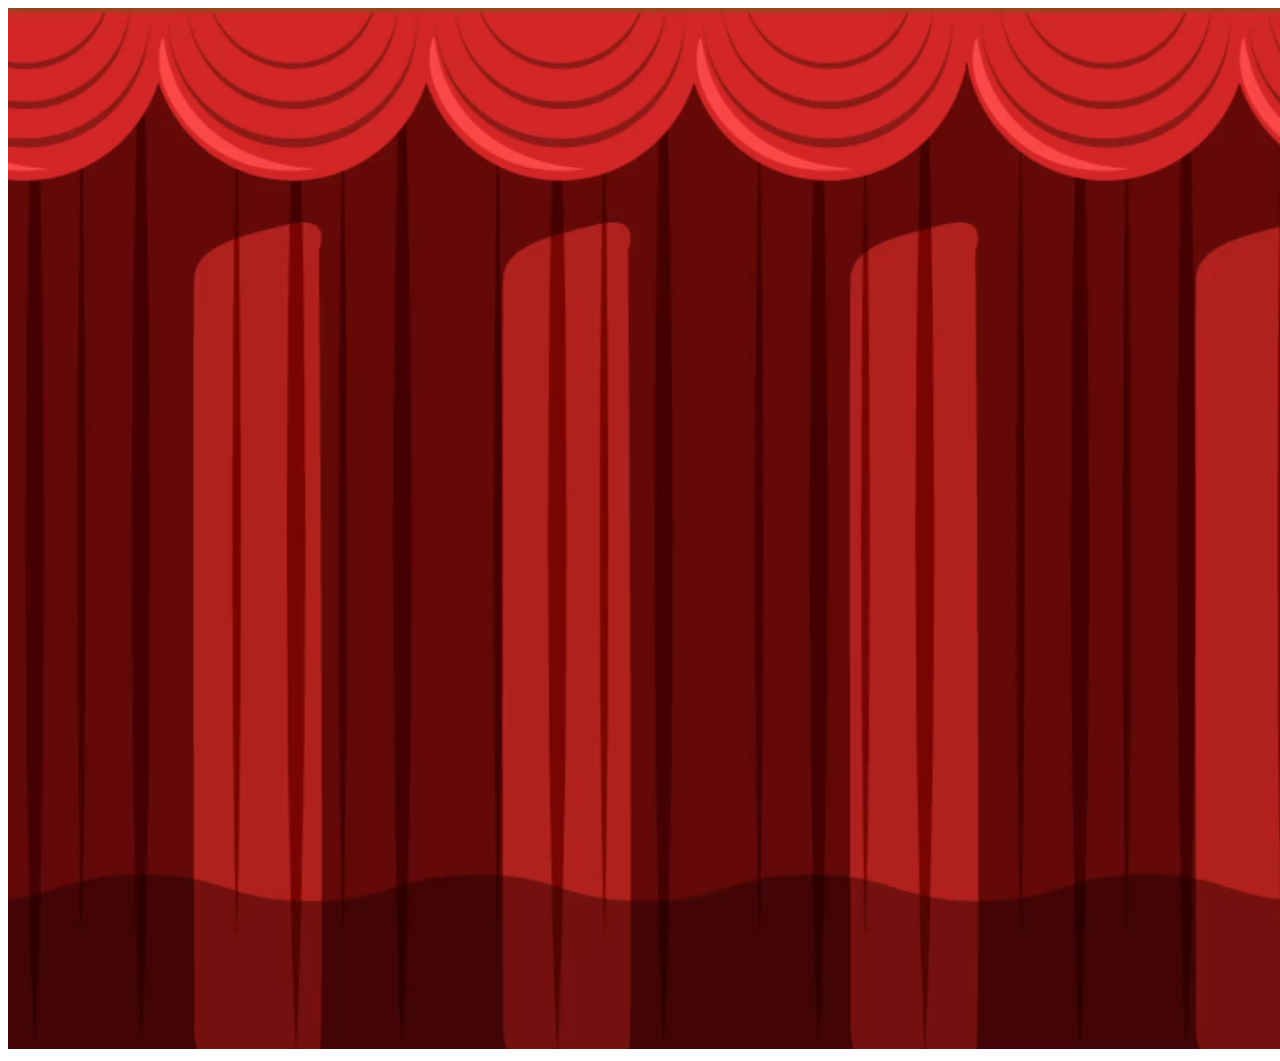
<file: index.html>
<!DOCTYPE html>
<html lang="en">
<head>
  <meta charset="UTF-8">
  <meta name="viewport" content="width=device-width, initial-scale=1.0">
  <link rel="icon" href="data:image/svg+xml,<svg xmlns=%22http://www.w3.org/2000/svg%22 viewBox=%220 0 100 100%22><text y=%22.9em%22 font-size=%2290%22>✨</text></svg>">
  <title>Virtual band</title>
  <link rel="stylesheet" href="style.css">
</head>
<body>
  <video width="1850" autoplay id="myVideo">
    <source src="vids/intro.mp4" type="video/mp4">
  </video>
  <a href="bass.html" id="bassButton"></a>
  <a href="sax.html" id="saxButton"></a>
  <a href="drums.html" id="drumsButton"></a>
</body>
<script type='text/javascript'>
var count=1;
var player=document.getElementById('myVideo');
player.addEventListener('ended',myHandler,false);

function myHandler(e) {
  if(!e) 
  { e = window.event; }
  count++;
  player.src="vids/menu.mp4";
  }
</script>
</html>
</file>
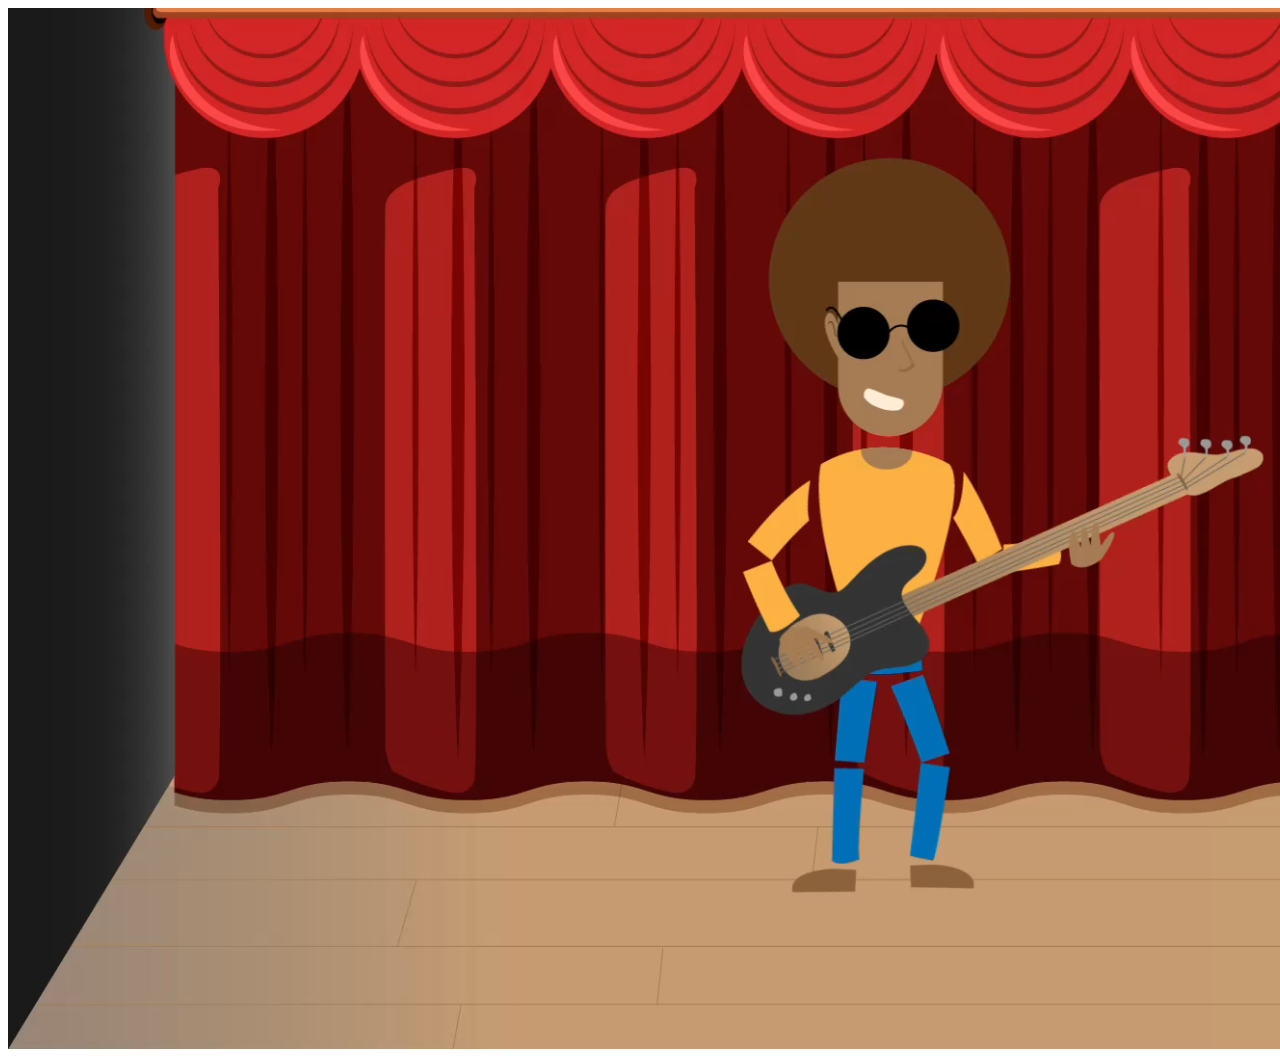
<file: bass.html>
<!DOCTYPE html>
<html lang="en">
<head>
  <meta charset="UTF-8">
  <meta name="viewport" content="width=device-width, initial-scale=1.0">
  <link rel="icon" href="data:image/svg+xml,<svg xmlns=%22http://www.w3.org/2000/svg%22 viewBox=%220 0 100 100%22><text y=%22.9em%22 font-size=%2290%22>✨</text></svg>">
  <title>Virtual band</title>
  <link rel="stylesheet" href="style.css">
</head>
<body>
  <video width="1850" autoplay loop id="myVideo">
    <source src="vids/playing_bass.mp4" type="video/mp4">
  </video>
  <a id="returnButton" href="index.html">Return</a>
</body>

</html>
</file>
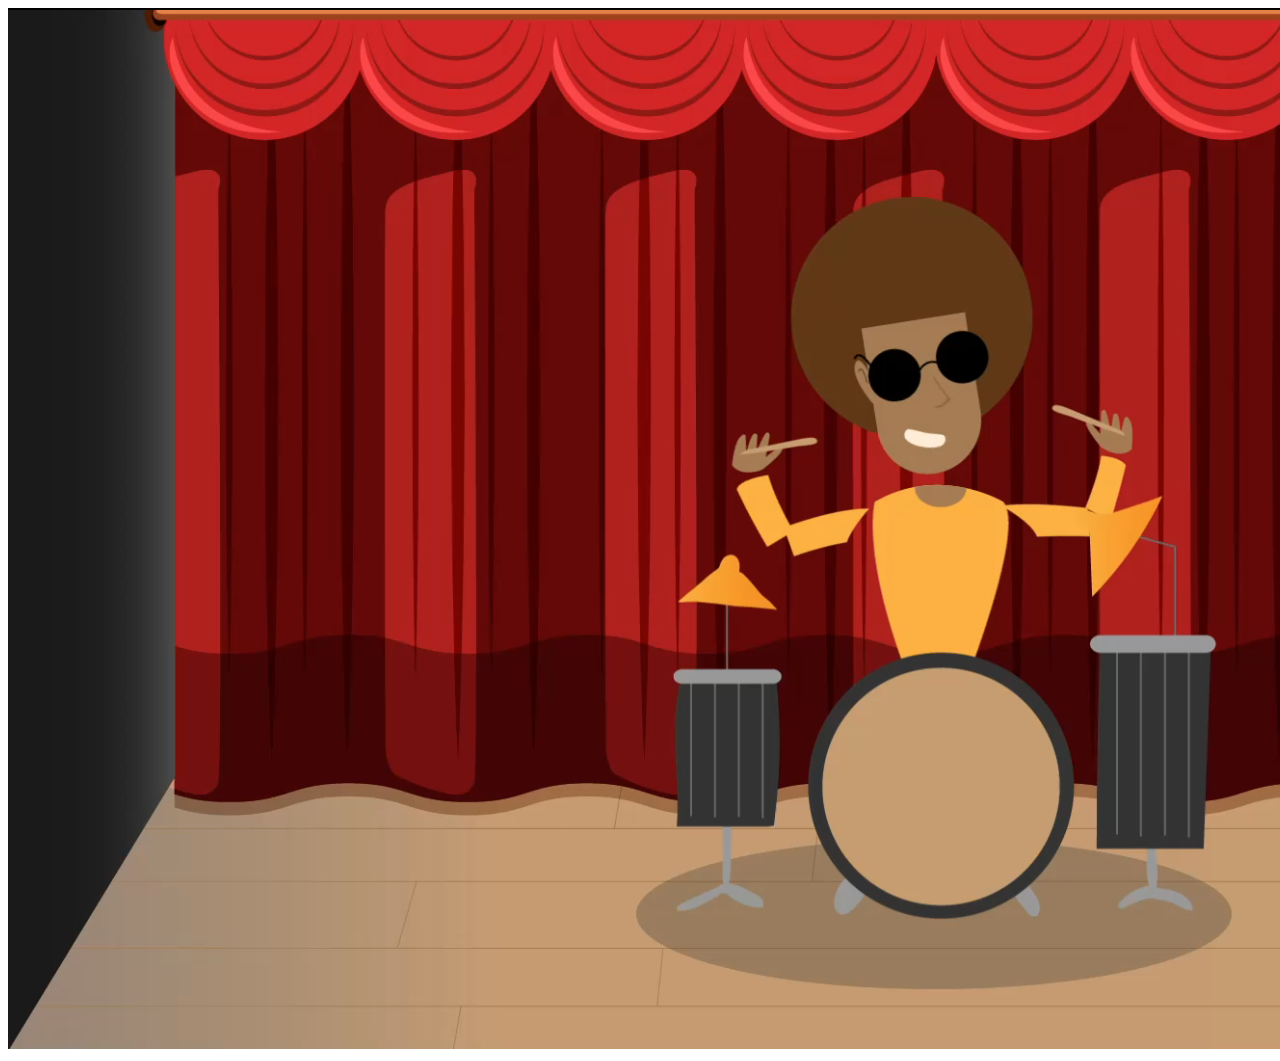
<file: drums.html>
<!DOCTYPE html>
<html lang="en">
<head>
  <meta charset="UTF-8">
  <meta name="viewport" content="width=device-width, initial-scale=1.0">
  <link rel="icon" href="data:image/svg+xml,<svg xmlns=%22http://www.w3.org/2000/svg%22 viewBox=%220 0 100 100%22><text y=%22.9em%22 font-size=%2290%22>✨</text></svg>">
  <title>Virtual band</title>
  <link rel="stylesheet" href="style.css">
</head>
<body>
  <video width="1850" autoplay loop id="myVideo">
    <source src="vids/playing_drums.mp4" type="video/mp4">
  </video>
  <a id="returnButton" href="index.html">Return</a>
</body>

</html>
</file>
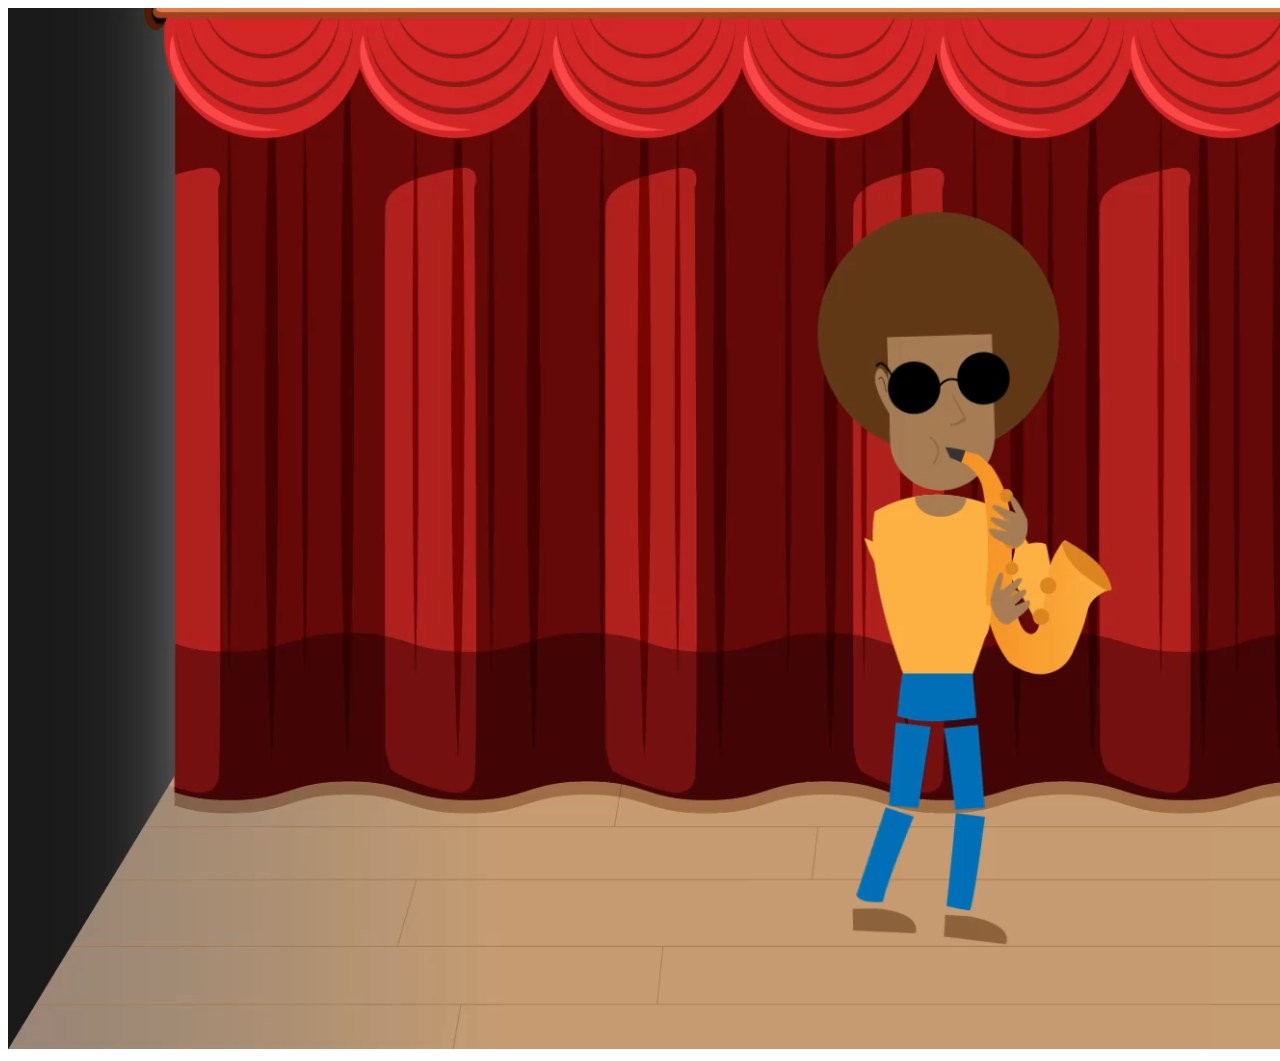
<file: sax.html>
<!DOCTYPE html>
<html lang="en">
<head>
  <meta charset="UTF-8">
  <meta name="viewport" content="width=device-width, initial-scale=1.0">
  <link rel="icon" href="data:image/svg+xml,<svg xmlns=%22http://www.w3.org/2000/svg%22 viewBox=%220 0 100 100%22><text y=%22.9em%22 font-size=%2290%22>✨</text></svg>">
  <title>Virtual band</title>
  <link rel="stylesheet" href="style.css">
</head>
<body>
  <video width="1850" autoplay loop id="myVideo">
    <source src="vids/playing_sax.mp4" id="saxVideo" type="video/mp4">
  </video>
  <a id="returnButton" href="index.html">Return</a>
</body>

<script type="text/javascript">
document.getElementById("saxVideo").volume = 0.5; 
</script>

</html>
</file>
<file: style.css>
/* You don't really have to touch this style.css file. Most of the styling of the canvas is controlled via the sketch.js */

#bassButton {
  z-index: 99;
  position: absolute;
  padding: 90px;
  margin-top: 375px;
  margin-left: -1475px;
  border-radius: 150px;
  background-color: white;
  opacity: 0;
  
}

#saxButton {
  z-index: 99;
  position: absolute;
  padding: 90px;
  margin-top: 375px;
  margin-left: -1000px;
  border-radius: 100px;
  background-color: white;
  opacity: 0;
}

#drumsButton {
  z-index: 99;
  position: absolute;
  padding: 90px;
  margin-top: 375px;
  margin-left: -520px;
  border-radius: 100px;
  background-color: white;
  opacity: 0;
}

#returnButton {
  z-index: 99;
  position: absolute;
  padding: 20px;
  margin-top: 950px;
  margin-left: -140px;
  border-radius: 100px;
  background-color: white;
  font-family: Arial, Helvetica, sans-serif;
  text-decoration: none;
  color: black;
  font-size: 16px;
}
</file>
